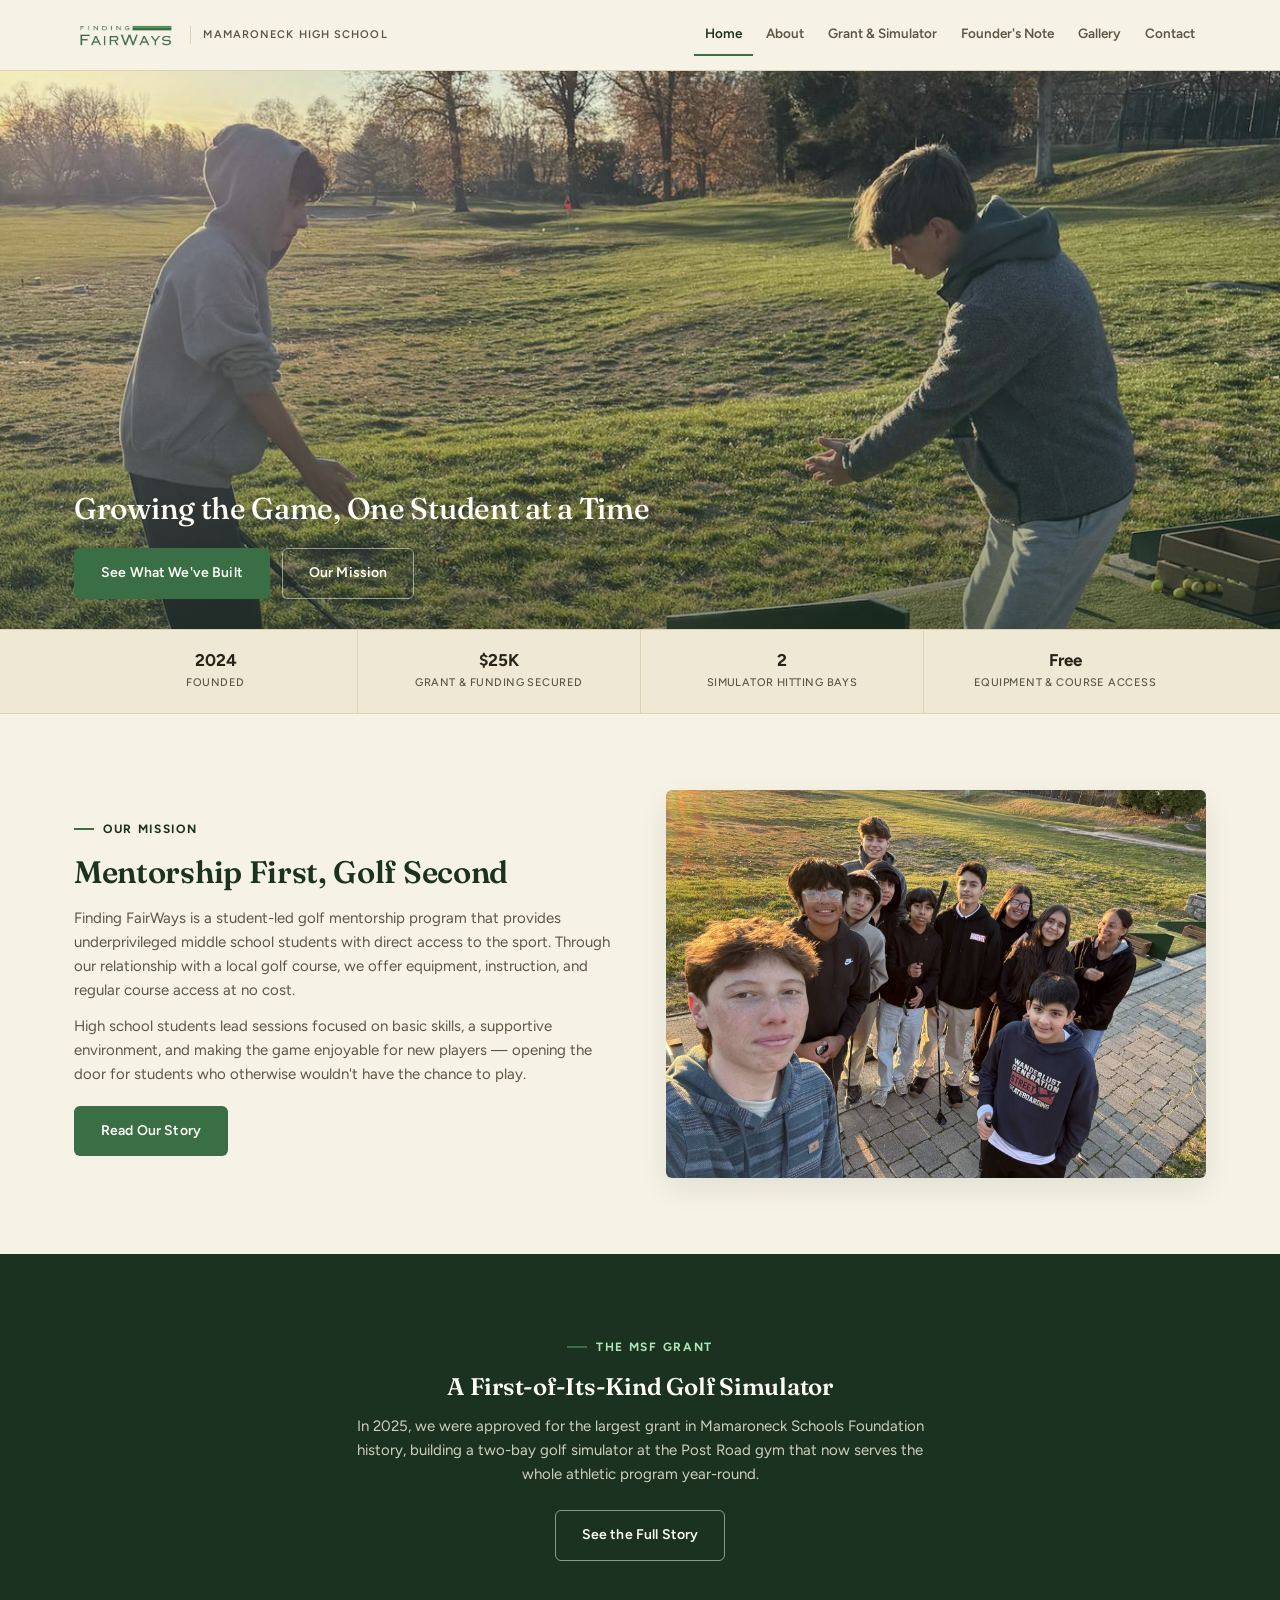
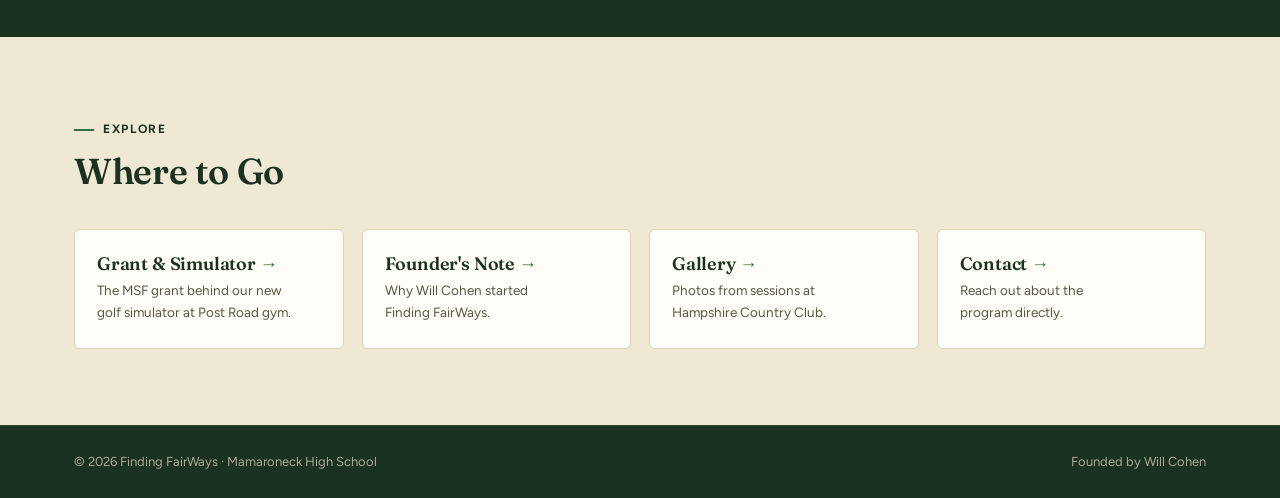
<file: index.html>
<!DOCTYPE html>
<html lang="en">
<head>
<meta charset="UTF-8" />
<meta name="viewport" content="width=device-width, initial-scale=1.0" />
<title>Finding FairWays | Youth Golf Mentorship at Mamaroneck High School</title>
<meta name="description" content="Finding FairWays is a student-led golf mentorship program giving underprivileged middle schoolers free equipment, instruction, and course access, mentored by MHS varsity golfers." />
<link rel="icon" href="assets/img/logo/finding-fairways-logo-green.png" />
<link rel="preconnect" href="https://fonts.googleapis.com" />
<link rel="preconnect" href="https://fonts.gstatic.com" crossorigin />
<link href="https://fonts.googleapis.com/css2?family=Fraunces:ital,wght@0,500;0,600;0,700;1,500;1,600&family=Figtree:wght@400;500;600;700&display=swap" rel="stylesheet" />
<link rel="stylesheet" href="css/styles.css?v=2" />
</head>
<body>

<header class="site-header">
  <nav class="nav">
    <a href="index.html" class="nav-brand">
      <img src="assets/img/logo/finding-fairways-logo-transparent.png" alt="Finding FairWays" class="nav-logo" />
      <span class="nav-brand-sub">Mamaroneck High School</span>
    </a>
    <ul class="nav-links" id="navLinks">
      <li><a href="index.html">Home</a></li>
      <li><a href="about.html">About</a></li>
      <li><a href="grant-simulator.html">Grant &amp; Simulator</a></li>
      <li><a href="founders-note.html">Founder's Note</a></li>
      <li><a href="gallery.html">Gallery</a></li>
      <li><a href="contact.html">Contact</a></li>
    </ul>
    <button class="nav-toggle" id="navToggle" aria-label="Toggle menu">
      <span></span><span></span><span></span>
    </button>
  </nav>
</header>

<main>

  <!-- HERO -->
  <section class="hero" id="hero">
    <div id="heroSlides"></div>
    <div class="hero-caption">
      <div class="wrap">
        <h1 class="hero-h1">Growing the Game, One Student at a Time</h1>
        <div class="hero-actions">
          <a href="grant-simulator.html" class="btn btn--primary">See What We've Built</a>
          <a href="about.html" class="btn btn--outline">Our Mission</a>
        </div>
      </div>
    </div>
    <div class="hero-dots" id="heroDots"></div>
  </section>

  <!-- STATS -->
  <section class="stats-bar">
    <div class="wrap">
      <div class="stats-grid">
        <div class="stat-card">
          <div class="stat-number">2024</div>
          <div class="stat-label">Founded</div>
        </div>
        <div class="stat-card">
          <div class="stat-number">$25K</div>
          <div class="stat-label">Grant &amp; Funding Secured</div>
        </div>
        <div class="stat-card">
          <div class="stat-number">2</div>
          <div class="stat-label">Simulator Hitting Bays</div>
        </div>
        <div class="stat-card">
          <div class="stat-number">Free</div>
          <div class="stat-label">Equipment &amp; Course Access</div>
        </div>
      </div>
    </div>
  </section>

  <!-- MISSION -->
  <section class="section">
    <div class="wrap">
      <div class="split">
        <div class="split-copy">
          <span class="tag">Our Mission</span>
          <h2 style="margin-top:16px;">Mentorship First, Golf Second</h2>
          <p>Finding FairWays is a student-led golf mentorship program that provides underprivileged middle school students with direct access to the sport. Through our relationship with a local golf course, we offer equipment, instruction, and regular course access at no cost.</p>
          <p>High school students lead sessions focused on basic skills, a supportive environment, and making the game enjoyable for new players — opening the door for students who otherwise wouldn't have the chance to play.</p>
          <a href="about.html" class="btn btn--primary" style="margin-top:8px;">Read Our Story</a>
        </div>
        <div class="split-media">
          <img src="assets/img/photos/group-team.jpg" alt="Finding FairWays student mentors at the driving range" />
        </div>
      </div>
    </div>
  </section>

  <!-- WHAT WE'VE BUILT -->
  <section class="section section--panel">
    <div class="wrap" style="text-align:center;">
      <span class="tag tag--on-dark" style="justify-content:center;">The MSF Grant</span>
      <h2 style="margin-top:16px;">A First-of-Its-Kind Golf Simulator</h2>
      <p style="color:#cfd0bd; max-width:600px; margin:14px auto 0; font-size:15px;">In 2025, we were approved for the largest grant in Mamaroneck Schools Foundation history, building a two-bay golf simulator at the Post Road gym that now serves the whole athletic program year-round.</p>
      <div style="margin-top:24px;">
        <a href="grant-simulator.html" class="btn btn--outline">See the Full Story</a>
      </div>
    </div>
  </section>

  <!-- QUICK LINKS -->
  <section class="section section--deep">
    <div class="wrap">
      <div class="section-head">
        <div>
          <span class="tag">Explore</span>
          <h2>Where to Go</h2>
        </div>
      </div>
      <div class="card-grid">
        <a class="card" href="grant-simulator.html">
          <h3>Grant &amp; Simulator <span class="arrow">→</span></h3>
          <p>The MSF grant behind our new golf simulator at Post Road gym.</p>
        </a>
        <a class="card" href="founders-note.html">
          <h3>Founder's Note <span class="arrow">→</span></h3>
          <p>Why Will Cohen started Finding FairWays.</p>
        </a>
        <a class="card" href="gallery.html">
          <h3>Gallery <span class="arrow">→</span></h3>
          <p>Photos from sessions at Hampshire Country Club.</p>
        </a>
        <a class="card" href="contact.html">
          <h3>Contact <span class="arrow">→</span></h3>
          <p>Reach out about the program directly.</p>
        </a>
      </div>
    </div>
  </section>

</main>

<footer class="site-footer">
  <div class="wrap footer-row">
    <span>&copy; <span id="year"></span> Finding FairWays &middot; Mamaroneck High School</span>
    <span>Founded by Will Cohen</span>
  </div>
</footer>

<script>
  window.HERO_PHOTOS = [
    { src: "assets/img/gallery/ball-toss.jpg", position: "center 32%" }
  ];
</script>
<script src="js/main.js?v=2"></script>
</body>
</html>
</file>
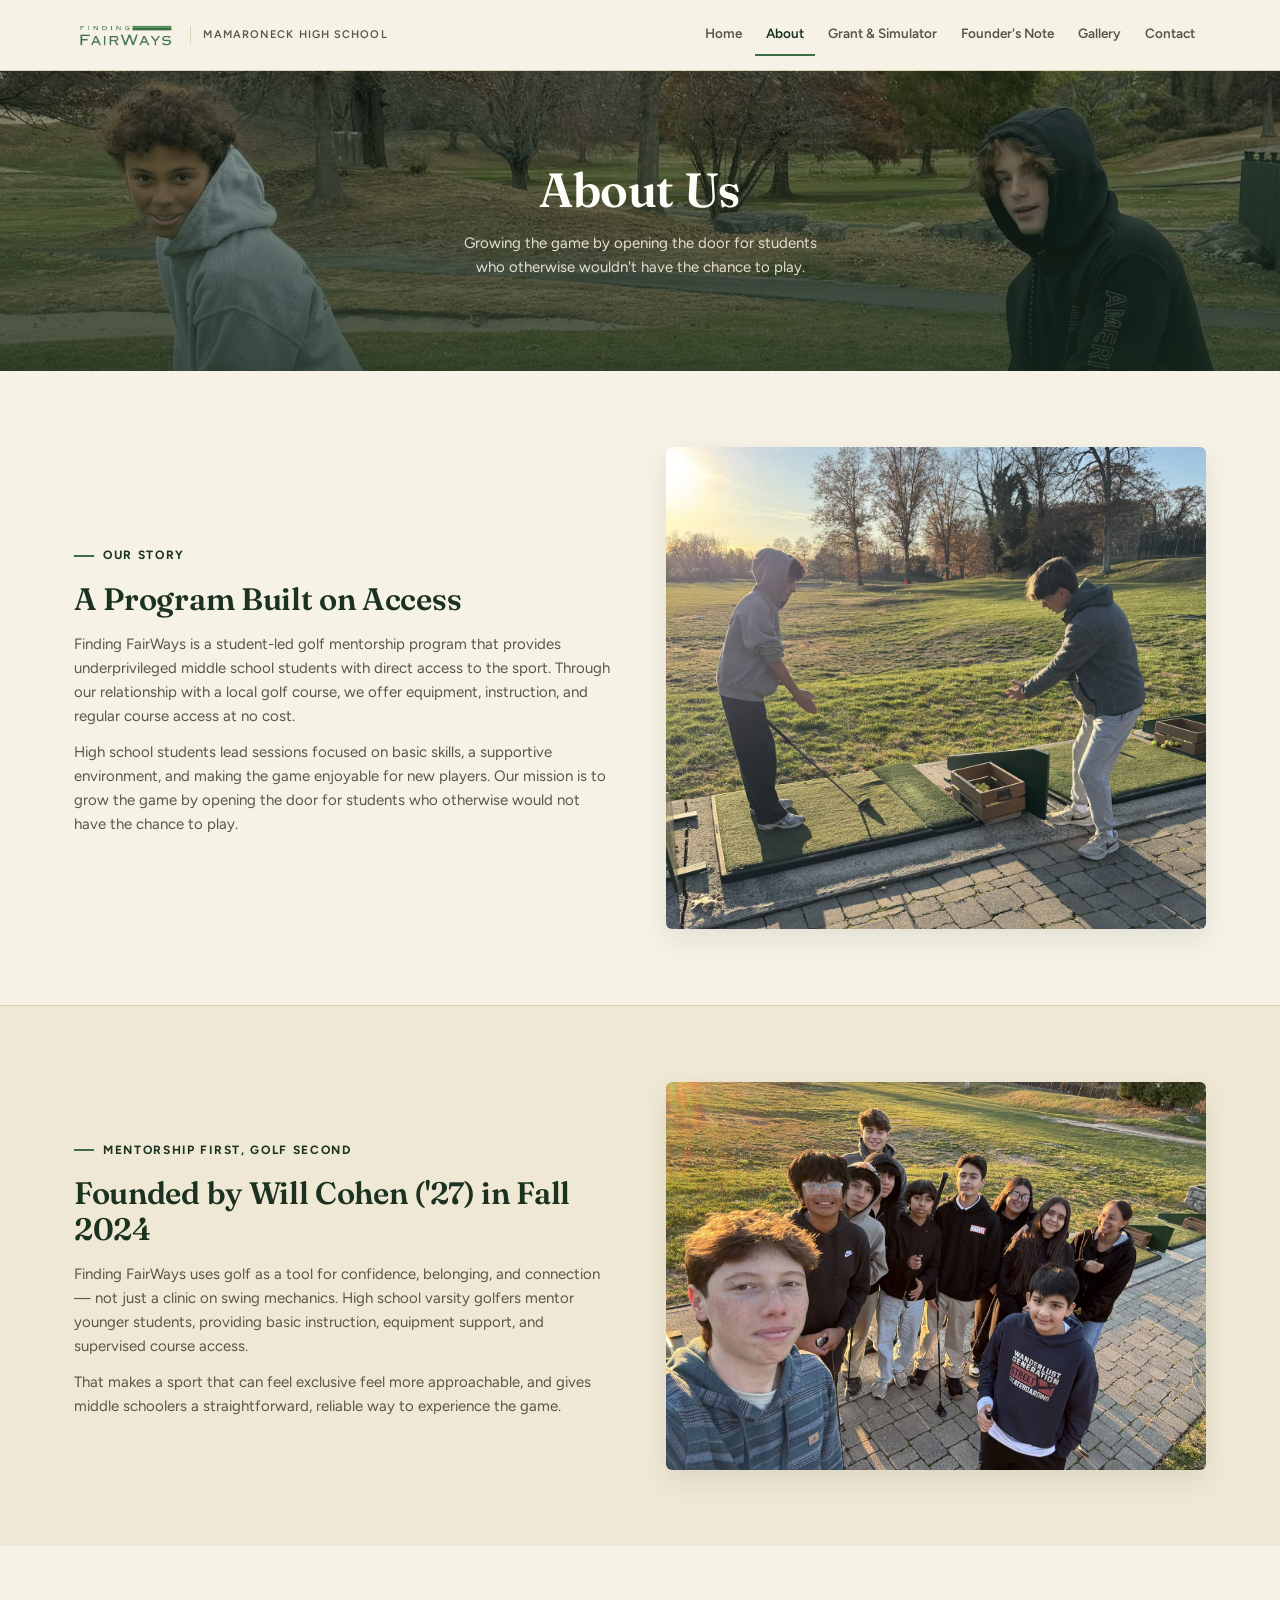
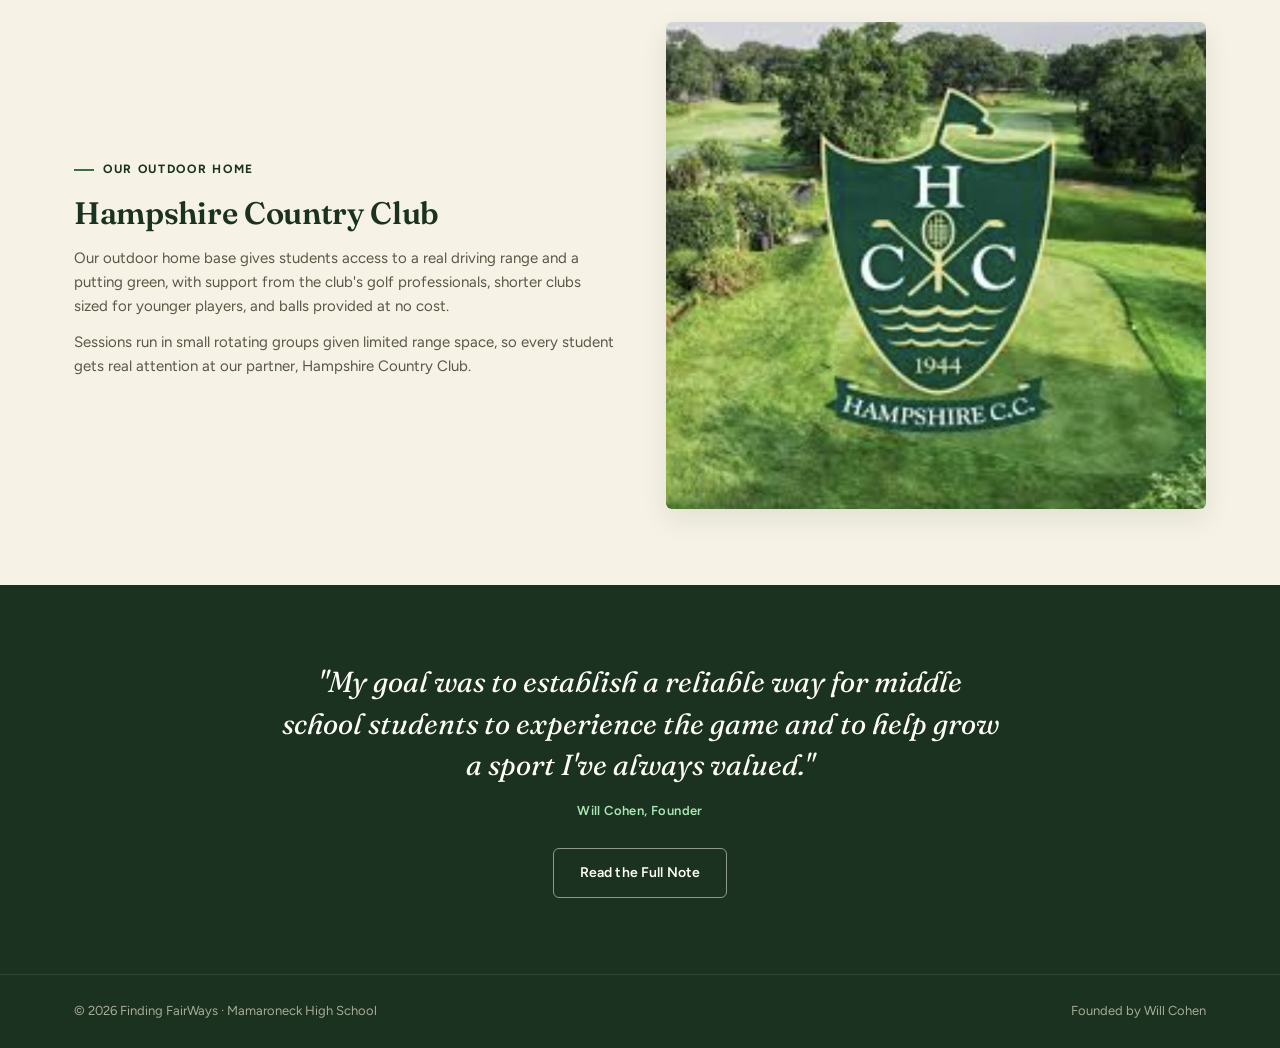
<file: about.html>
<!DOCTYPE html>
<html lang="en">
<head>
<meta charset="UTF-8" />
<meta name="viewport" content="width=device-width, initial-scale=1.0" />
<title>About | Finding FairWays</title>
<meta name="description" content="Finding FairWays provides underprivileged middle school students with free golf equipment, instruction, and course access, mentored by MHS varsity golfers at Hampshire Country Club." />
<link rel="icon" href="assets/img/logo/finding-fairways-logo-green.png" />
<link rel="preconnect" href="https://fonts.googleapis.com" />
<link rel="preconnect" href="https://fonts.gstatic.com" crossorigin />
<link href="https://fonts.googleapis.com/css2?family=Fraunces:ital,wght@0,500;0,600;0,700;1,500;1,600&family=Figtree:wght@400;500;600;700&display=swap" rel="stylesheet" />
<link rel="stylesheet" href="css/styles.css?v=2" />
</head>
<body>

<header class="site-header">
  <nav class="nav">
    <a href="index.html" class="nav-brand">
      <img src="assets/img/logo/finding-fairways-logo-transparent.png" alt="Finding FairWays" class="nav-logo" />
      <span class="nav-brand-sub">Mamaroneck High School</span>
    </a>
    <ul class="nav-links" id="navLinks">
      <li><a href="index.html">Home</a></li>
      <li><a href="about.html">About</a></li>
      <li><a href="grant-simulator.html">Grant &amp; Simulator</a></li>
      <li><a href="founders-note.html">Founder's Note</a></li>
      <li><a href="gallery.html">Gallery</a></li>
      <li><a href="contact.html">Contact</a></li>
    </ul>
    <button class="nav-toggle" id="navToggle" aria-label="Toggle menu">
      <span></span><span></span><span></span>
    </button>
  </nav>
</header>

<main>

  <div class="page-header" style="background-image:url('assets/img/photos/putting-two.jpg'); background-position:center 15%;">
    <div class="page-header-overlay"></div>
    <div class="wrap">
      <h1>About Us</h1>
      <p>Growing the game by opening the door for students who otherwise wouldn't have the chance to play.</p>
    </div>
  </div>

  <section class="section">
    <div class="wrap">
      <div class="split">
        <div class="split-copy">
          <span class="tag">Our Story</span>
          <h2 style="margin-top:16px;">A Program Built on Access</h2>
          <p>Finding FairWays is a student-led golf mentorship program that provides underprivileged middle school students with direct access to the sport. Through our relationship with a local golf course, we offer equipment, instruction, and regular course access at no cost.</p>
          <p>High school students lead sessions focused on basic skills, a supportive environment, and making the game enjoyable for new players. Our mission is to grow the game by opening the door for students who otherwise would not have the chance to play.</p>
        </div>
        <div class="split-media">
          <img src="assets/img/gallery/ball-toss.jpg" alt="Mentor and student running a drill at the driving range" />
        </div>
      </div>
    </div>
  </section>

  <hr class="stitch" />

  <section class="section section--deep">
    <div class="wrap">
      <div class="split split-reverse">
        <div class="split-media">
          <img src="assets/img/photos/group-team.jpg" alt="Finding FairWays student mentors" />
        </div>
        <div class="split-copy">
          <span class="tag">Mentorship First, Golf Second</span>
          <h2 style="margin-top:16px;">Founded by Will Cohen ('27) in Fall 2024</h2>
          <p>Finding FairWays uses golf as a tool for confidence, belonging, and connection — not just a clinic on swing mechanics. High school varsity golfers mentor younger students, providing basic instruction, equipment support, and supervised course access.</p>
          <p>That makes a sport that can feel exclusive feel more approachable, and gives middle schoolers a straightforward, reliable way to experience the game.</p>
        </div>
      </div>
    </div>
  </section>

  <section class="section">
    <div class="wrap">
      <div class="split">
        <div class="split-copy">
          <span class="tag">Our Outdoor Home</span>
          <h2 style="margin-top:16px;">Hampshire Country Club</h2>
          <p>Our outdoor home base gives students access to a real driving range and a putting green, with support from the club's golf professionals, shorter clubs sized for younger players, and balls provided at no cost.</p>
          <p>Sessions run in small rotating groups given limited range space, so every student gets real attention at our partner, Hampshire Country Club.</p>
        </div>
        <div class="split-media">
          <img src="assets/img/photos/hampshire-crest.jpg" alt="Hampshire Country Club crest" />
        </div>
      </div>
    </div>
  </section>

  <section class="section section--panel">
    <div class="wrap" style="text-align:center;">
      <blockquote class="pull-quote pull-quote--center" style="max-width:720px; margin-left:auto; margin-right:auto;">
        <p style="color:var(--color-white);">"My goal was to establish a reliable way for middle school students to experience the game and to help grow a sport I've always valued."</p>
        <cite style="color:var(--color-brass-bright);">Will Cohen, Founder</cite>
      </blockquote>
      <div style="margin-top:26px;">
        <a href="founders-note.html" class="btn btn--outline">Read the Full Note</a>
      </div>
    </div>
  </section>

</main>

<footer class="site-footer">
  <div class="wrap footer-row">
    <span>&copy; <span id="year"></span> Finding FairWays &middot; Mamaroneck High School</span>
    <span>Founded by Will Cohen</span>
  </div>
</footer>

<script src="js/main.js?v=2"></script>
</body>
</html>
</file>
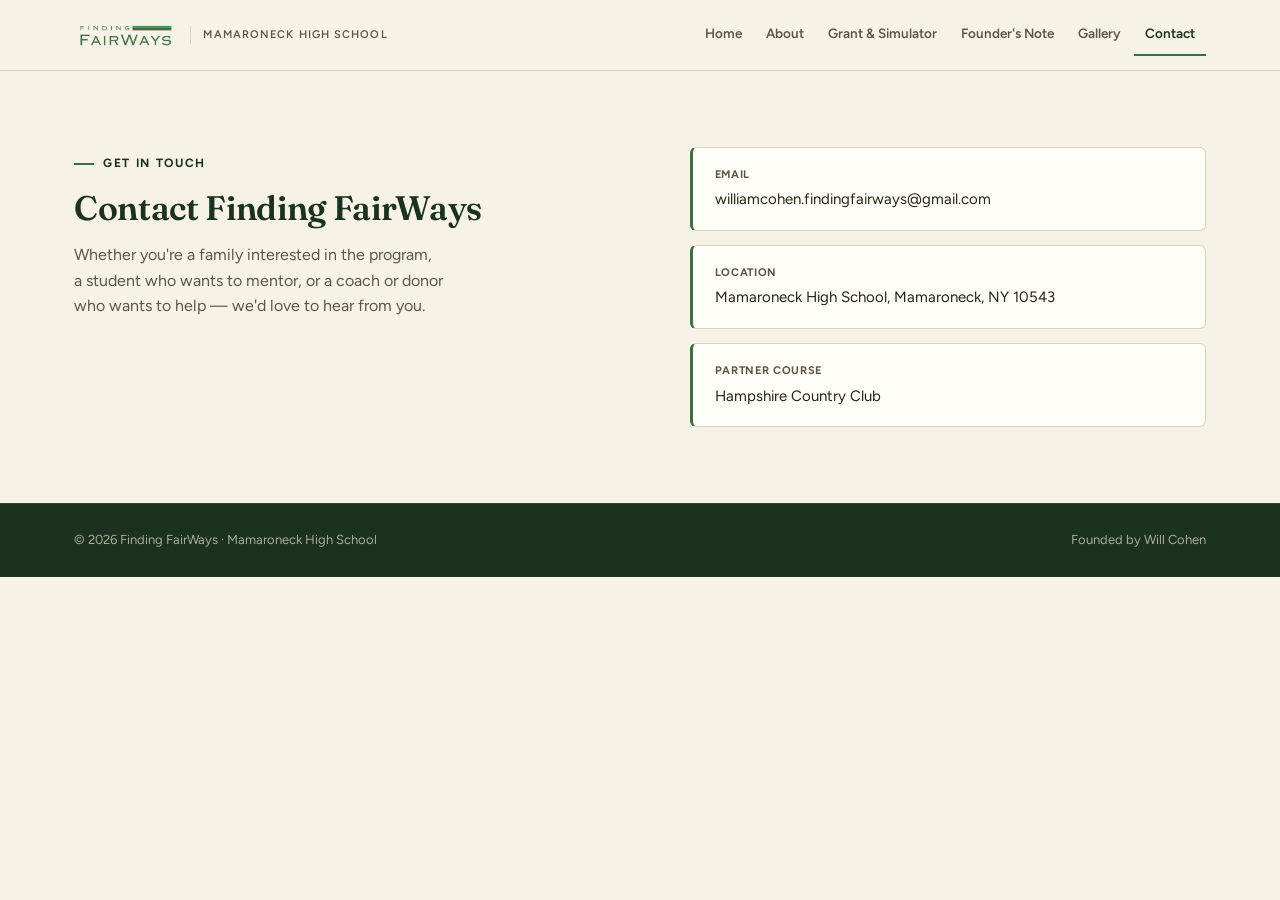
<file: contact.html>
<!DOCTYPE html>
<html lang="en">
<head>
<meta charset="UTF-8" />
<meta name="viewport" content="width=device-width, initial-scale=1.0" />
<title>Contact | Finding FairWays</title>
<meta name="description" content="Get in touch with Finding FairWays, a golf mentorship program at Mamaroneck High School partnered with Hampshire Country Club." />
<link rel="icon" href="assets/img/logo/finding-fairways-logo-green.png" />
<link rel="preconnect" href="https://fonts.googleapis.com" />
<link rel="preconnect" href="https://fonts.gstatic.com" crossorigin />
<link href="https://fonts.googleapis.com/css2?family=Fraunces:ital,wght@0,500;0,600;0,700;1,500;1,600&family=Figtree:wght@400;500;600;700&display=swap" rel="stylesheet" />
<link rel="stylesheet" href="css/styles.css?v=2" />
</head>
<body>

<header class="site-header">
  <nav class="nav">
    <a href="index.html" class="nav-brand">
      <img src="assets/img/logo/finding-fairways-logo-transparent.png" alt="Finding FairWays" class="nav-logo" />
      <span class="nav-brand-sub">Mamaroneck High School</span>
    </a>
    <ul class="nav-links" id="navLinks">
      <li><a href="index.html">Home</a></li>
      <li><a href="about.html">About</a></li>
      <li><a href="grant-simulator.html">Grant &amp; Simulator</a></li>
      <li><a href="founders-note.html">Founder's Note</a></li>
      <li><a href="gallery.html">Gallery</a></li>
      <li><a href="contact.html">Contact</a></li>
    </ul>
    <button class="nav-toggle" id="navToggle" aria-label="Toggle menu">
      <span></span><span></span><span></span>
    </button>
  </nav>
</header>

<main>

  <section class="section">
    <div class="wrap">
      <div class="contact-grid">
        <div>
          <span class="tag">Get in Touch</span>
          <h2 style="margin-top:16px;">Contact Finding FairWays</h2>
          <p>Whether you're a family interested in the program, a student who wants to mentor, or a coach or donor who wants to help — we'd love to hear from you.</p>
        </div>
        <div class="contact-links">
          <a class="contact-link" href="mailto:williamcohen.findingfairways@gmail.com">
            <span class="label">Email</span>
            <span class="value">williamcohen.findingfairways@gmail.com</span>
          </a>
          <div class="contact-link">
            <span class="label">Location</span>
            <span class="value">Mamaroneck High School, Mamaroneck, NY 10543</span>
          </div>
          <div class="contact-link">
            <span class="label">Partner Course</span>
            <span class="value">Hampshire Country Club</span>
          </div>
        </div>
      </div>
    </div>
  </section>

</main>

<footer class="site-footer">
  <div class="wrap footer-row">
    <span>&copy; <span id="year"></span> Finding FairWays &middot; Mamaroneck High School</span>
    <span>Founded by Will Cohen</span>
  </div>
</footer>

<script src="js/main.js?v=2"></script>
</body>
</html>
</file>
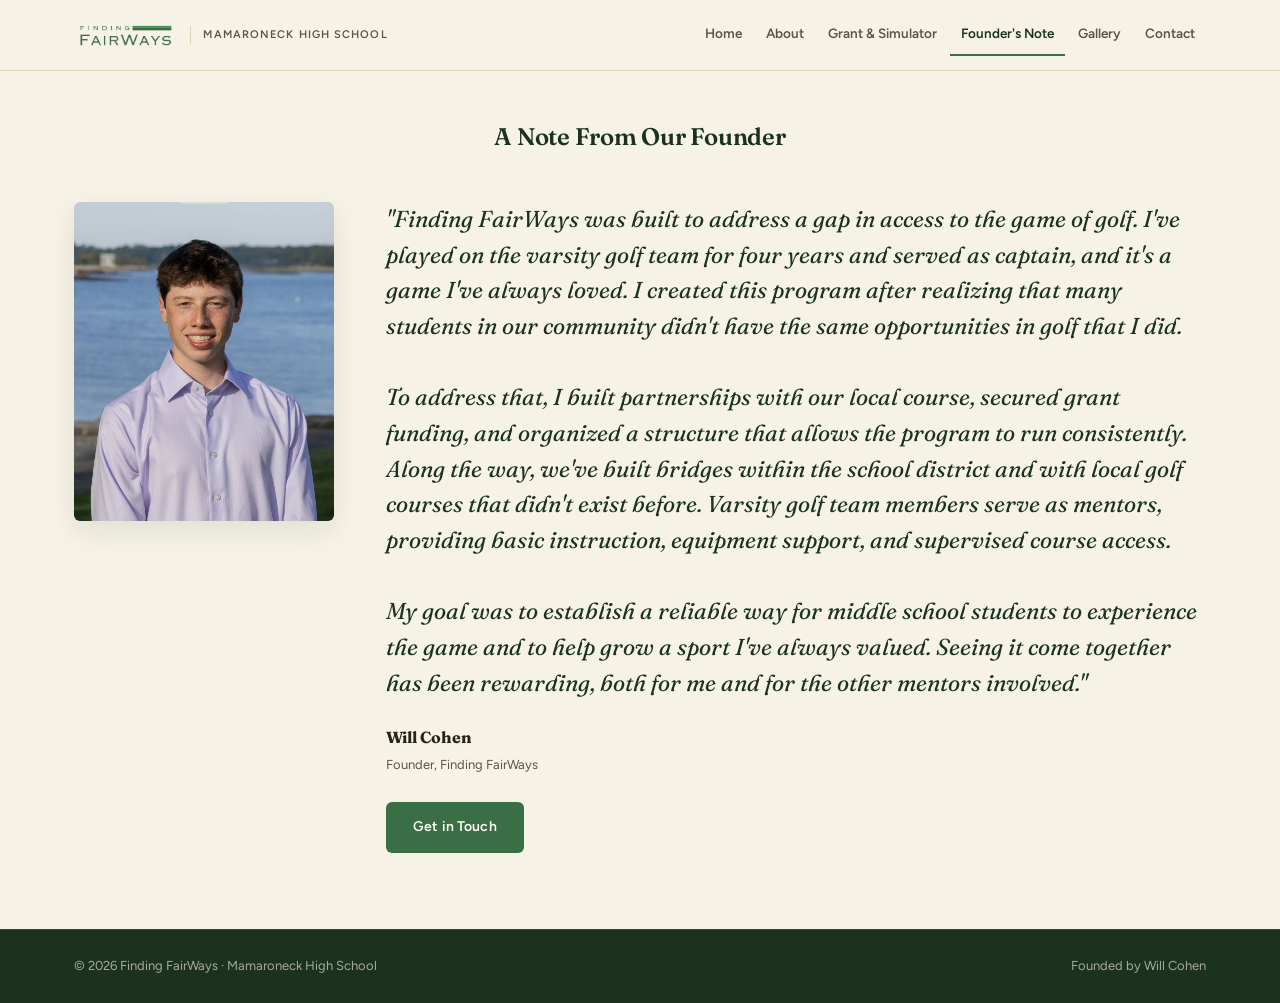
<file: founders-note.html>
<!DOCTYPE html>
<html lang="en">
<head>
<meta charset="UTF-8" />
<meta name="viewport" content="width=device-width, initial-scale=1.0" />
<title>Founder's Note | Finding FairWays</title>
<meta name="description" content="A note from Will Cohen, founder of Finding FairWays, on why he built a golf mentorship program for underprivileged middle schoolers at Mamaroneck." />
<link rel="icon" href="assets/img/logo/finding-fairways-logo-green.png" />
<link rel="preconnect" href="https://fonts.googleapis.com" />
<link rel="preconnect" href="https://fonts.gstatic.com" crossorigin />
<link href="https://fonts.googleapis.com/css2?family=Fraunces:ital,wght@0,500;0,600;0,700;1,500;1,600&family=Figtree:wght@400;500;600;700&display=swap" rel="stylesheet" />
<link rel="stylesheet" href="css/styles.css?v=2" />
</head>
<body>

<header class="site-header">
  <nav class="nav">
    <a href="index.html" class="nav-brand">
      <img src="assets/img/logo/finding-fairways-logo-transparent.png" alt="Finding FairWays" class="nav-logo" />
      <span class="nav-brand-sub">Mamaroneck High School</span>
    </a>
    <ul class="nav-links" id="navLinks">
      <li><a href="index.html">Home</a></li>
      <li><a href="about.html">About</a></li>
      <li><a href="grant-simulator.html">Grant &amp; Simulator</a></li>
      <li><a href="founders-note.html">Founder's Note</a></li>
      <li><a href="gallery.html">Gallery</a></li>
      <li><a href="contact.html">Contact</a></li>
    </ul>
    <button class="nav-toggle" id="navToggle" aria-label="Toggle menu">
      <span></span><span></span><span></span>
    </button>
  </nav>
</header>

<main>

  <section class="section section--tight">
    <div class="wrap" style="text-align:center;">
      <h1>A Note From Our Founder</h1>
    </div>
  </section>

  <section class="section" style="padding-top:0;">
    <div class="wrap">
      <div class="founder-wrap">
        <div class="founder-portrait">
          <img src="assets/img/photos/founder-portrait.jpg" alt="Will Cohen, Founder of Finding FairWays" />
        </div>
        <div class="founder-copy">
          <blockquote>
            "Finding FairWays was built to address a gap in access to the game of golf. I've played on the varsity golf team for four years and served as captain, and it's a game I've always loved. I created this program after realizing that many students in our community didn't have the same opportunities in golf that I did.
            <br /><br />
            To address that, I built partnerships with our local course, secured grant funding, and organized a structure that allows the program to run consistently. Along the way, we've built bridges within the school district and with local golf courses that didn't exist before. Varsity golf team members serve as mentors, providing basic instruction, equipment support, and supervised course access.
            <br /><br />
            My goal was to establish a reliable way for middle school students to experience the game and to help grow a sport I've always valued. Seeing it come together has been rewarding, both for me and for the other mentors involved."
          </blockquote>
          <div class="signoff">
            <strong>Will Cohen</strong>
            <span>Founder, Finding FairWays</span>
          </div>
          <a href="contact.html" class="btn btn--primary" style="margin-top:26px;">Get in Touch</a>
        </div>
      </div>
    </div>
  </section>

</main>

<footer class="site-footer">
  <div class="wrap footer-row">
    <span>&copy; <span id="year"></span> Finding FairWays &middot; Mamaroneck High School</span>
    <span>Founded by Will Cohen</span>
  </div>
</footer>

<script src="js/main.js?v=2"></script>
</body>
</html>
</file>
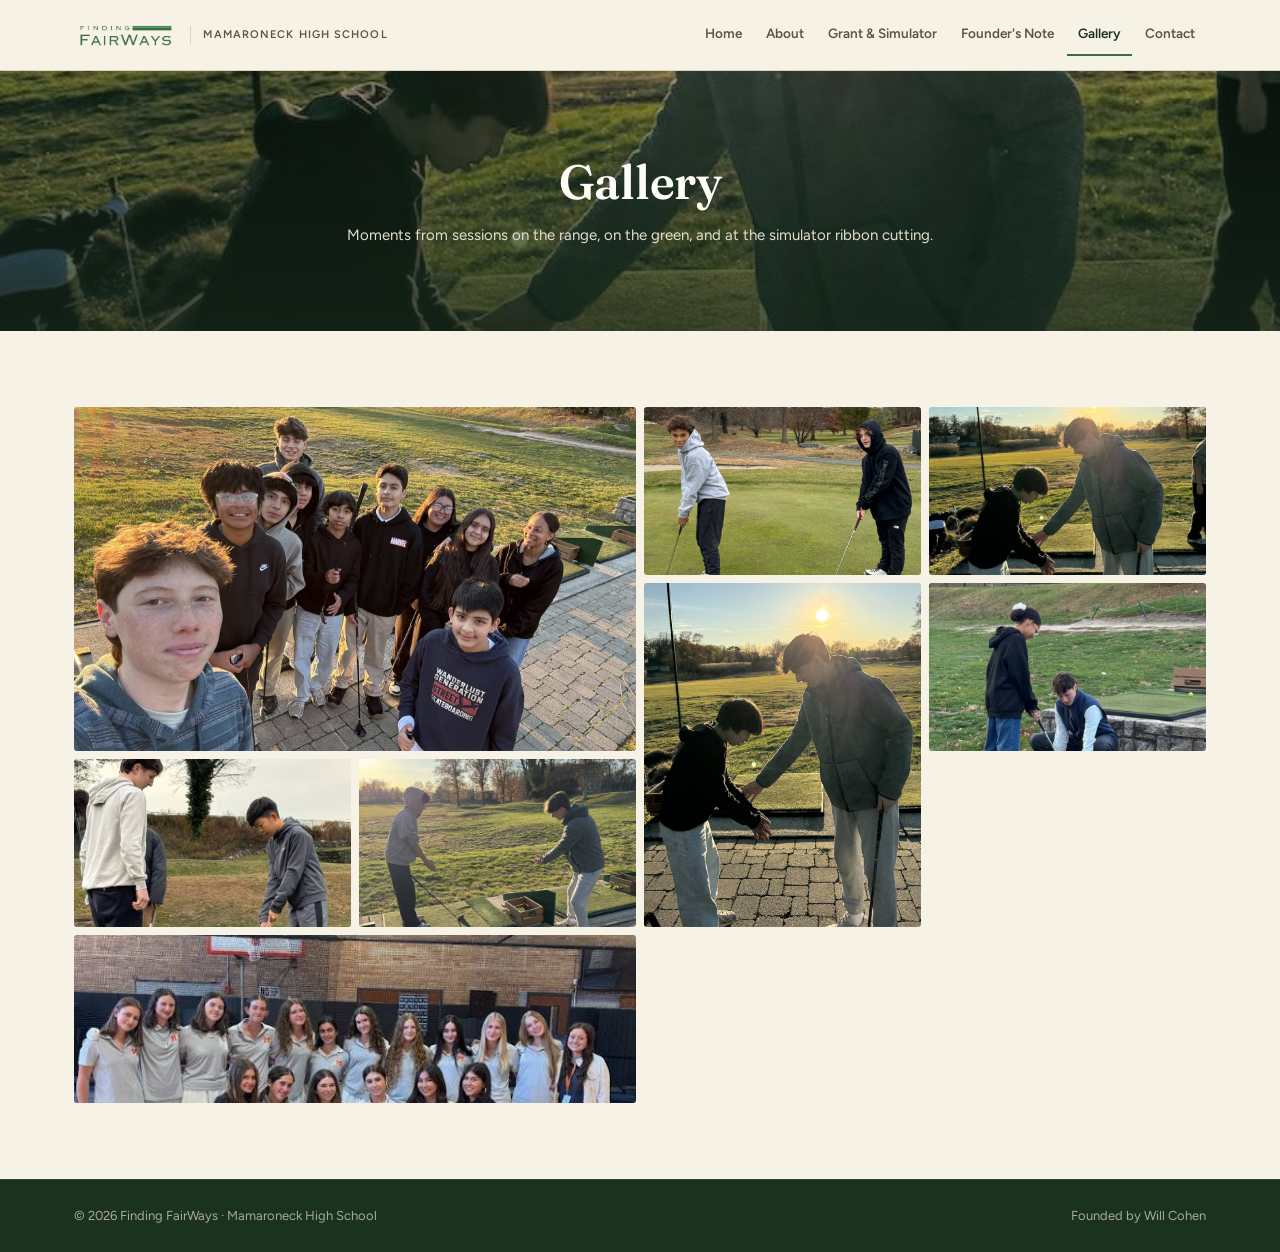
<file: gallery.html>
<!DOCTYPE html>
<html lang="en">
<head>
<meta charset="UTF-8" />
<meta name="viewport" content="width=device-width, initial-scale=1.0" />
<title>Gallery | Finding FairWays</title>
<meta name="description" content="Photos from Finding FairWays mentorship sessions at Hampshire Country Club and the golf simulator ribbon cutting at Mamaroneck High School." />
<link rel="icon" href="assets/img/logo/finding-fairways-logo-green.png" />
<link rel="preconnect" href="https://fonts.googleapis.com" />
<link rel="preconnect" href="https://fonts.gstatic.com" crossorigin />
<link href="https://fonts.googleapis.com/css2?family=Fraunces:ital,wght@0,500;0,600;0,700;1,500;1,600&family=Figtree:wght@400;500;600;700&display=swap" rel="stylesheet" />
<link rel="stylesheet" href="css/styles.css?v=2" />
</head>
<body>

<header class="site-header">
  <nav class="nav">
    <a href="index.html" class="nav-brand">
      <img src="assets/img/logo/finding-fairways-logo-transparent.png" alt="Finding FairWays" class="nav-logo" />
      <span class="nav-brand-sub">Mamaroneck High School</span>
    </a>
    <ul class="nav-links" id="navLinks">
      <li><a href="index.html">Home</a></li>
      <li><a href="about.html">About</a></li>
      <li><a href="grant-simulator.html">Grant &amp; Simulator</a></li>
      <li><a href="founders-note.html">Founder's Note</a></li>
      <li><a href="gallery.html">Gallery</a></li>
      <li><a href="contact.html">Contact</a></li>
    </ul>
    <button class="nav-toggle" id="navToggle" aria-label="Toggle menu">
      <span></span><span></span><span></span>
    </button>
  </nav>
</header>

<main>

  <div class="page-header" style="background-image:url('assets/img/gallery/sunset-handshake.jpg'); min-height:260px;">
    <div class="page-header-overlay"></div>
    <div class="wrap">
      <h1>Gallery</h1>
      <p>Moments from sessions on the range, on the green, and at the simulator ribbon cutting.</p>
    </div>
  </div>

  <section class="section">
    <div class="wrap">
      <div class="gallery-grid">
        <img class="wide tall" src="assets/img/photos/group-team.jpg" alt="Finding FairWays student mentors" data-lightbox="assets/img/photos/group-team.jpg" />
        <img src="assets/img/photos/putting-two.jpg" alt="Two students putting" data-lightbox="assets/img/photos/putting-two.jpg" />
        <img src="assets/img/gallery/sunset-handshake.jpg" alt="Mentor and student at the driving range at sunset" data-lightbox="assets/img/gallery/sunset-handshake.jpg" />
        <img class="tall" src="assets/img/photos/sunset-mentor.jpg" alt="Mentor working with a student at sunset" data-lightbox="assets/img/photos/sunset-mentor.jpg" />
        <img src="assets/img/gallery/putting-lesson.jpg" alt="Mentor giving a putting lesson" data-lightbox="assets/img/gallery/putting-lesson.jpg" />
        <img src="assets/img/gallery/bunker-lesson.jpg" alt="Students practicing bunker shots" data-lightbox="assets/img/gallery/bunker-lesson.jpg" />
        <img class="wide" src="assets/img/gallery/ribbon-cutting-team.jpg" alt="Girls varsity golf team at the simulator ribbon cutting" data-lightbox="assets/img/gallery/ribbon-cutting-team.jpg" />
        <img src="assets/img/gallery/ball-toss.jpg" alt="Mentor and student running a drill" data-lightbox="assets/img/gallery/ball-toss.jpg" />
      </div>
    </div>
  </section>

</main>

<footer class="site-footer">
  <div class="wrap footer-row">
    <span>&copy; <span id="year"></span> Finding FairWays &middot; Mamaroneck High School</span>
    <span>Founded by Will Cohen</span>
  </div>
</footer>

<script src="js/main.js?v=2"></script>
</body>
</html>
</file>
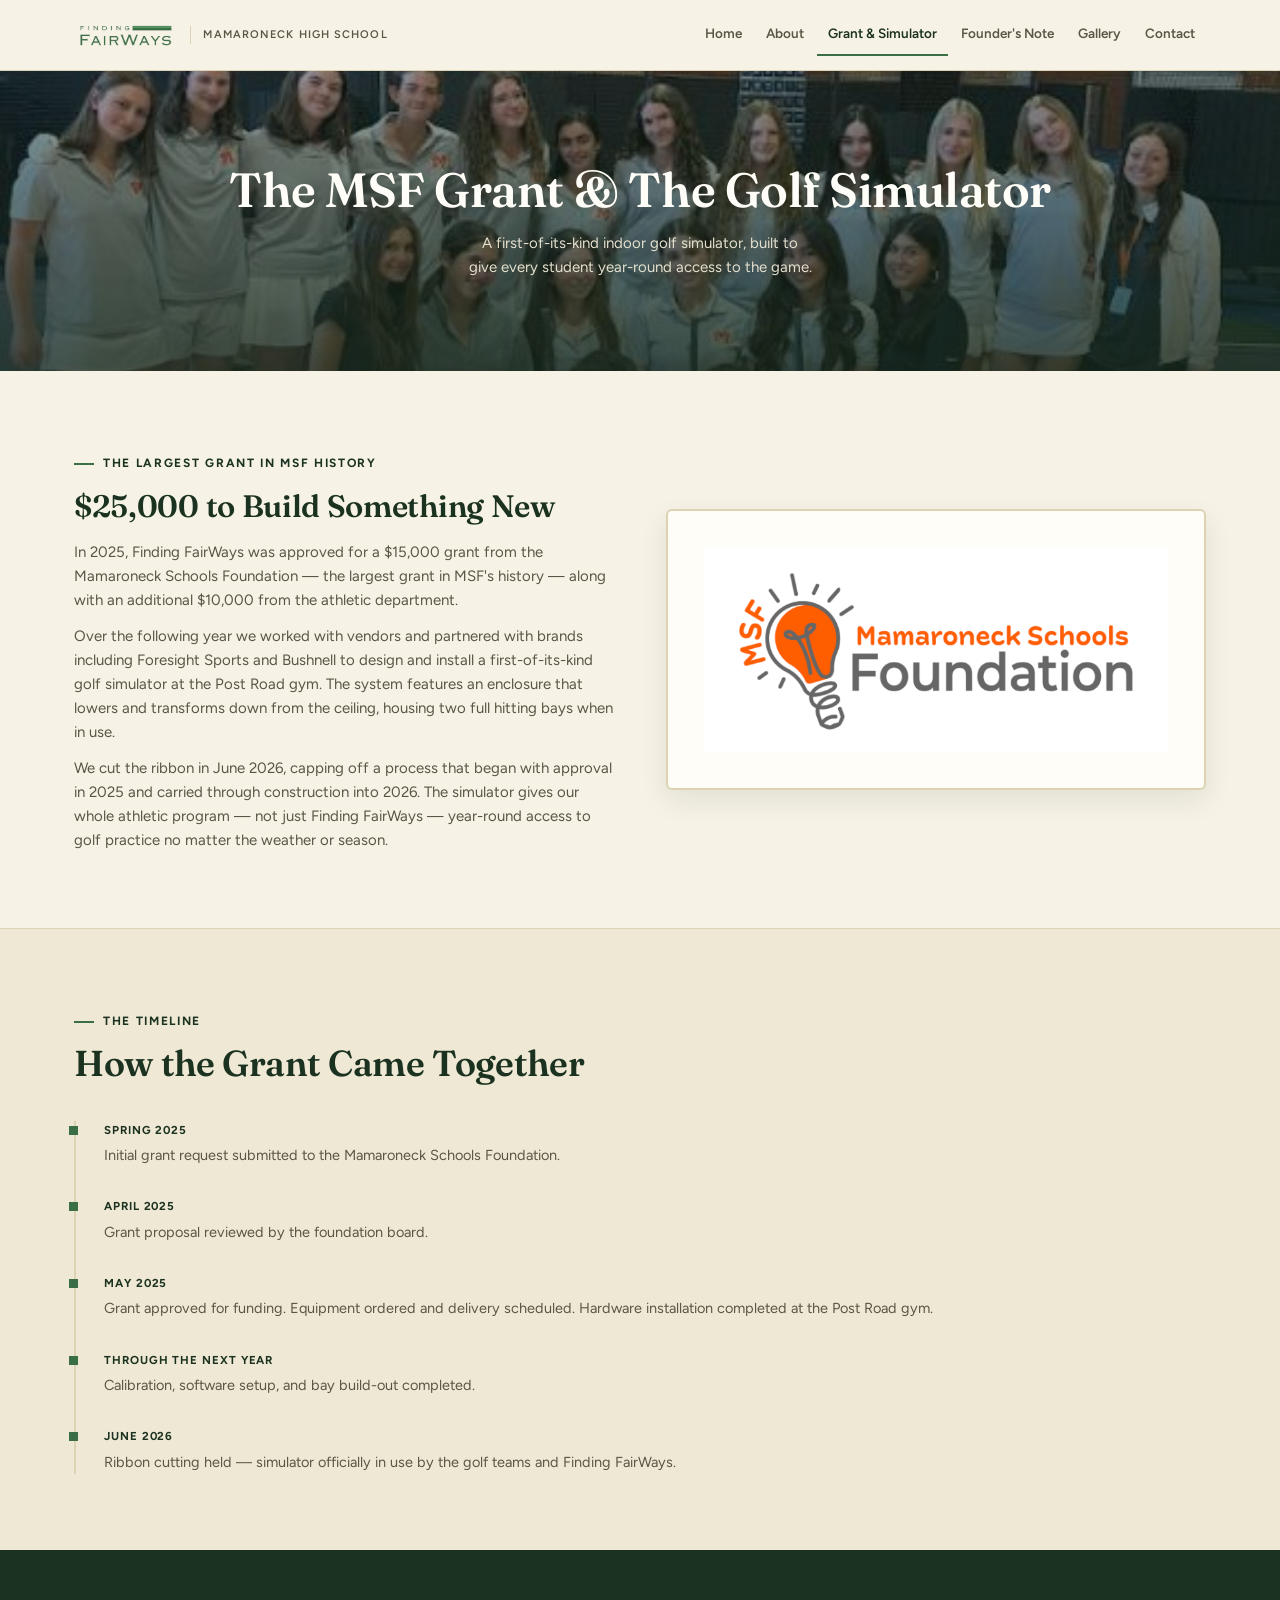
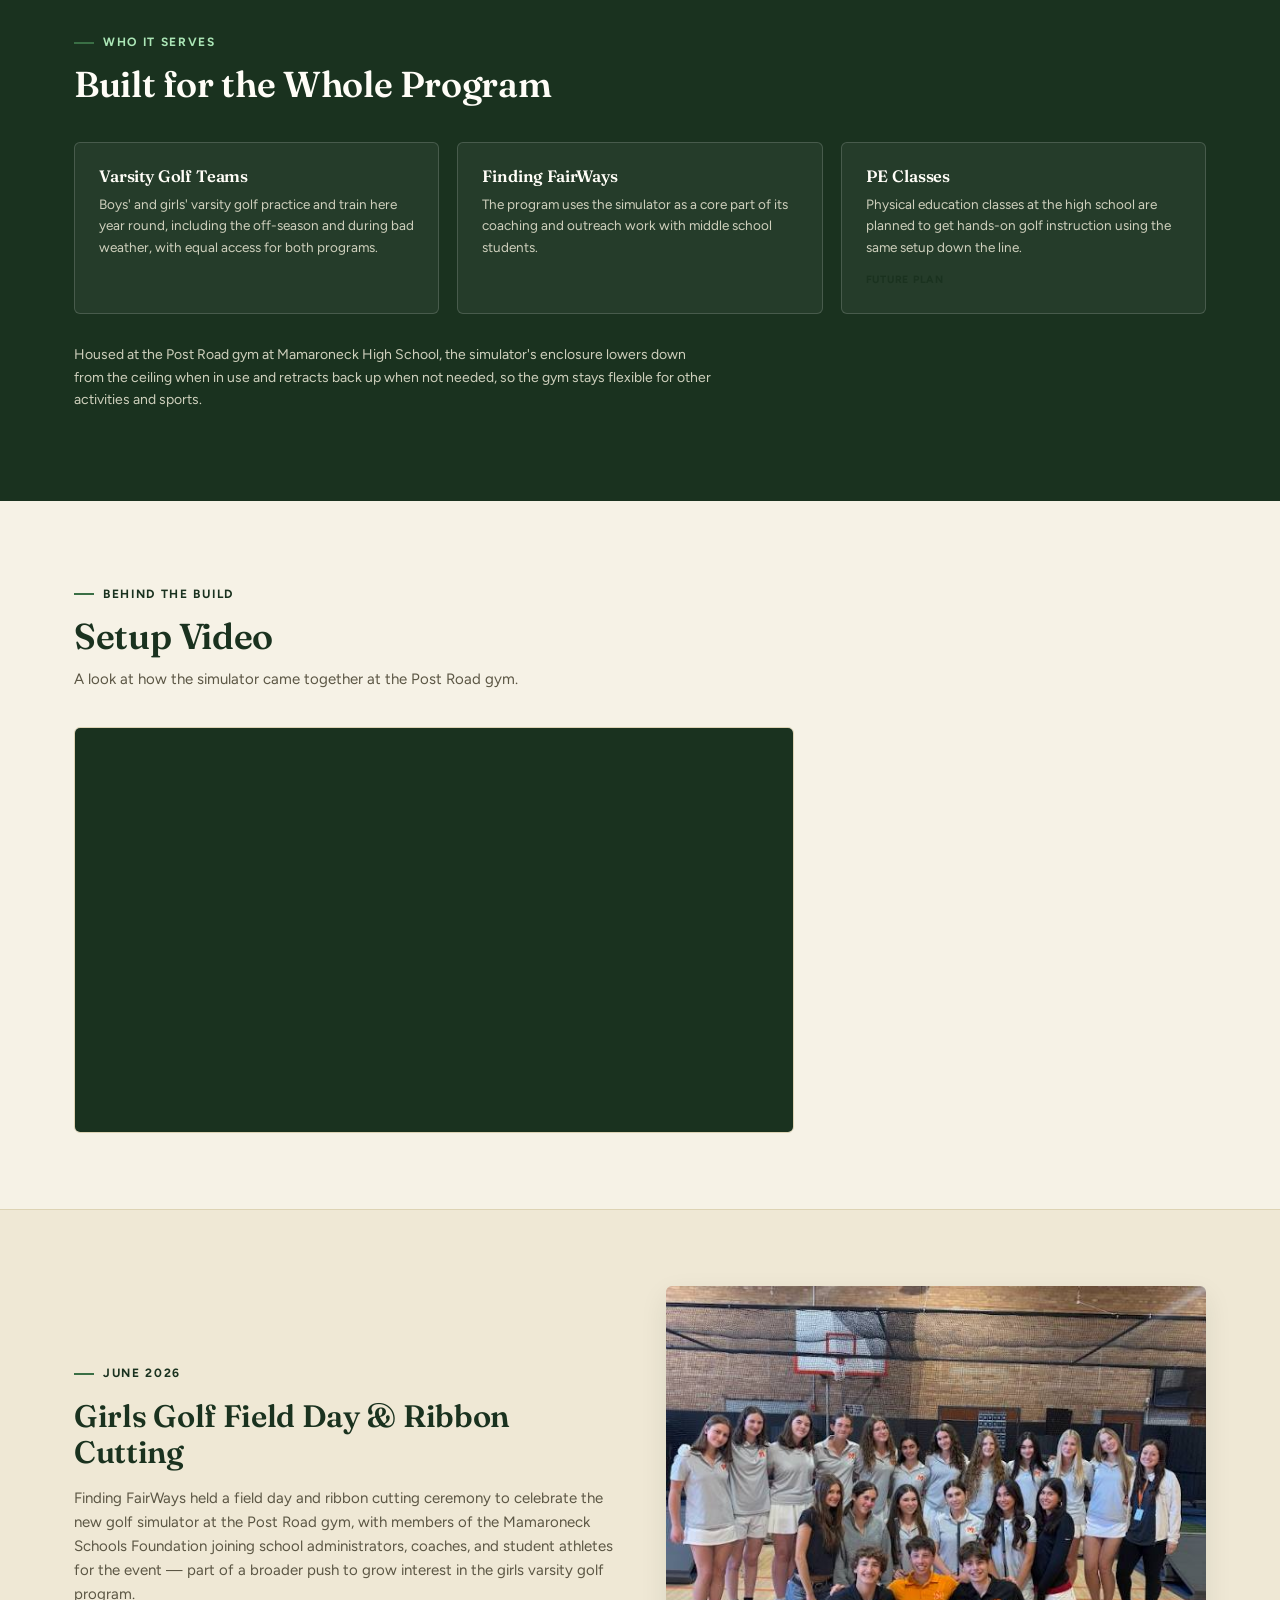
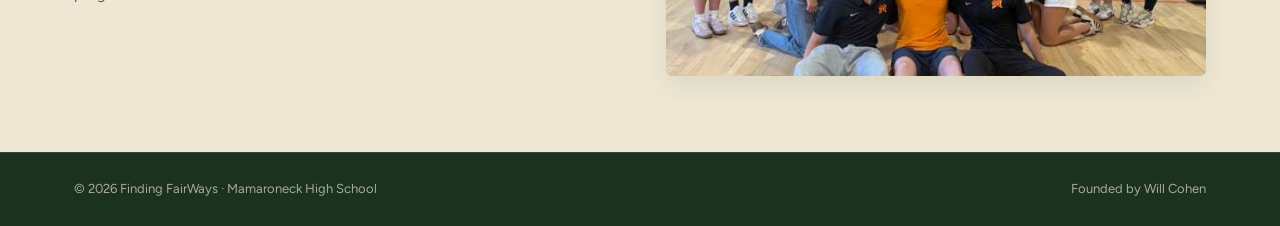
<file: grant-simulator.html>
<!DOCTYPE html>
<html lang="en">
<head>
<meta charset="UTF-8" />
<meta name="viewport" content="width=device-width, initial-scale=1.0" />
<title>Grant &amp; Simulator | Finding FairWays</title>
<meta name="description" content="In 2025, Finding FairWays was approved for a $15,000 grant from the Mamaroneck Schools Foundation to build a first-of-its-kind golf simulator at Mamaroneck High School." />
<link rel="icon" href="assets/img/logo/finding-fairways-logo-green.png" />
<link rel="preconnect" href="https://fonts.googleapis.com" />
<link rel="preconnect" href="https://fonts.gstatic.com" crossorigin />
<link href="https://fonts.googleapis.com/css2?family=Fraunces:ital,wght@0,500;0,600;0,700;1,500;1,600&family=Figtree:wght@400;500;600;700&display=swap" rel="stylesheet" />
<link rel="stylesheet" href="css/styles.css?v=2" />
</head>
<body>

<header class="site-header">
  <nav class="nav">
    <a href="index.html" class="nav-brand">
      <img src="assets/img/logo/finding-fairways-logo-transparent.png" alt="Finding FairWays" class="nav-logo" />
      <span class="nav-brand-sub">Mamaroneck High School</span>
    </a>
    <ul class="nav-links" id="navLinks">
      <li><a href="index.html">Home</a></li>
      <li><a href="about.html">About</a></li>
      <li><a href="grant-simulator.html">Grant &amp; Simulator</a></li>
      <li><a href="founders-note.html">Founder's Note</a></li>
      <li><a href="gallery.html">Gallery</a></li>
      <li><a href="contact.html">Contact</a></li>
    </ul>
    <button class="nav-toggle" id="navToggle" aria-label="Toggle menu">
      <span></span><span></span><span></span>
    </button>
  </nav>
</header>

<main>

  <div class="page-header" style="background-image:url('assets/img/gallery/ribbon-cutting-team.jpg')">
    <div class="page-header-overlay"></div>
    <div class="wrap">
      <h1>The MSF Grant &amp; The Golf Simulator</h1>
      <p>A first-of-its-kind indoor golf simulator, built to give every student year-round access to the game.</p>
    </div>
  </div>

  <section class="section">
    <div class="wrap">
      <div class="split">
        <div class="split-copy">
          <span class="tag">The Largest Grant in MSF History</span>
          <h2 style="margin-top:16px;">$25,000 to Build Something New</h2>
          <p>In 2025, Finding FairWays was approved for a $15,000 grant from the Mamaroneck Schools Foundation — the largest grant in MSF's history — along with an additional $10,000 from the athletic department.</p>
          <p>Over the following year we worked with vendors and partnered with brands including Foresight Sports and Bushnell to design and install a first-of-its-kind golf simulator at the Post Road gym. The system features an enclosure that lowers and transforms down from the ceiling, housing two full hitting bays when in use.</p>
          <p>We cut the ribbon in June 2026, capping off a process that began with approval in 2025 and carried through construction into 2026. The simulator gives our whole athletic program — not just Finding FairWays — year-round access to golf practice no matter the weather or season.</p>
        </div>
        <div class="split-media">
          <img src="assets/img/photos/msf-logo.png" alt="Mamaroneck Schools Foundation logo" style="background:var(--color-white); padding:36px; border:2px solid var(--color-line); border-radius:var(--radius);" />
        </div>
      </div>
    </div>
  </section>

  <hr class="stitch" />

  <section class="section section--deep">
    <div class="wrap">
      <div class="section-head">
        <div>
          <span class="tag">The Timeline</span>
          <h2>How the Grant Came Together</h2>
        </div>
      </div>
      <div class="trail">
        <div class="trail-item">
          <div class="trail-date">Spring 2025</div>
          <p>Initial grant request submitted to the Mamaroneck Schools Foundation.</p>
        </div>
        <div class="trail-item">
          <div class="trail-date">April 2025</div>
          <p>Grant proposal reviewed by the foundation board.</p>
        </div>
        <div class="trail-item">
          <div class="trail-date">May 2025</div>
          <p>Grant approved for funding. Equipment ordered and delivery scheduled. Hardware installation completed at the Post Road gym.</p>
        </div>
        <div class="trail-item">
          <div class="trail-date">Through the Next Year</div>
          <p>Calibration, software setup, and bay build-out completed.</p>
        </div>
        <div class="trail-item">
          <div class="trail-date">June 2026</div>
          <p>Ribbon cutting held — simulator officially in use by the golf teams and Finding FairWays.</p>
        </div>
      </div>
    </div>
  </section>

  <section class="section section--panel">
    <div class="wrap">
      <div class="section-head">
        <div>
          <span class="tag tag--on-dark">Who It Serves</span>
          <h2>Built for the Whole Program</h2>
        </div>
      </div>
      <div class="serves-grid">
        <div class="serves-card">
          <h3>Varsity Golf Teams</h3>
          <p>Boys' and girls' varsity golf practice and train here year round, including the off-season and during bad weather, with equal access for both programs.</p>
        </div>
        <div class="serves-card">
          <h3>Finding FairWays</h3>
          <p>The program uses the simulator as a core part of its coaching and outreach work with middle school students.</p>
        </div>
        <div class="serves-card">
          <h3>PE Classes</h3>
          <p>Physical education classes at the high school are planned to get hands-on golf instruction using the same setup down the line.</p>
          <span class="stamp">Future Plan</span>
        </div>
      </div>
      <p style="margin-top:30px; color:#cfd0bd; font-size:14px; max-width:640px;">Housed at the Post Road gym at Mamaroneck High School, the simulator's enclosure lowers down from the ceiling when in use and retracts back up when not needed, so the gym stays flexible for other activities and sports.</p>
    </div>
  </section>

  <section class="section">
    <div class="wrap">
      <div class="section-head">
        <div>
          <span class="tag">Behind the Build</span>
          <h2>Setup Video</h2>
          <p>A look at how the simulator came together at the Post Road gym.</p>
        </div>
      </div>
      <div class="video-panel" style="max-width:720px;">
        <div class="video-frame">
          <iframe src="https://www.youtube.com/embed/4gIxVG2vfVw" title="Finding FairWays golf simulator setup" allow="accelerometer; autoplay; clipboard-write; encrypted-media; gyroscope; picture-in-picture" allowfullscreen loading="lazy"></iframe>
        </div>
      </div>
    </div>
  </section>

  <hr class="stitch" />

  <section class="section section--deep">
    <div class="wrap">
      <div class="split">
        <div class="split-copy">
          <span class="tag">June 2026</span>
          <h2 style="margin-top:16px;">Girls Golf Field Day &amp; Ribbon Cutting</h2>
          <p>Finding FairWays held a field day and ribbon cutting ceremony to celebrate the new golf simulator at the Post Road gym, with members of the Mamaroneck Schools Foundation joining school administrators, coaches, and student athletes for the event — part of a broader push to grow interest in the girls varsity golf program.</p>
        </div>
        <div class="split-media">
          <img src="assets/img/gallery/ribbon-cutting-team.jpg" alt="Girls varsity golf team at the ribbon cutting ceremony" />
        </div>
      </div>
    </div>
  </section>

</main>

<footer class="site-footer">
  <div class="wrap footer-row">
    <span>&copy; <span id="year"></span> Finding FairWays &middot; Mamaroneck High School</span>
    <span>Founded by Will Cohen</span>
  </div>
</footer>

<script src="js/main.js?v=2"></script>
</body>
</html>
</file>
<file: css/styles.css>
/* ===== Finding FairWays — design system =====
   Distinct from the other MHS-family sites on purpose: warm parchment paper
   instead of white or cream-fintech, deep pine green + brass gold instead of
   orange, and a soft organic serif (Fraunces) instead of classic-editorial
   or blocky-display type. Restrained and institutional — solid rules, plain
   cards, no novelty iconography. */
:root {
  --color-paper: #f6f2e6;
  --color-paper-deep: #efe8d5;
  --color-white: #fffdf7;
  --color-ink: #262319;
  --color-ink-soft: #5b5644;
  --color-line: #ddd3b4;

  /* Sourced directly from the Finding FairWays logo file: #3a6f45 is the
     logo's main green, #abe6b6 / #7fcb8d are its accent-bar mint greens. */
  --color-pine: #3a6f45;
  --color-pine-deep: #1a321f;
  --color-pine-mid: #7fcb8d;
  --color-fern: #abe6b6;

  --color-brass: #3a6f45;
  --color-brass-deep: #1a321f;
  --color-brass-bright: #abe6b6;

  --font-display: "Fraunces", Georgia, "Times New Roman", serif;
  --font-body: "Figtree", -apple-system, BlinkMacSystemFont, "Segoe UI", sans-serif;

  --max-width: 1180px;
  --radius: 6px;
  --radius-sm: 3px;
  --shadow-soft: 0 10px 28px rgba(22, 40, 27, 0.09);
}

* { box-sizing: border-box; }
html { scroll-behavior: smooth; }

body {
  margin: 0;
  font-family: var(--font-body);
  color: var(--color-ink);
  background: var(--color-paper);
  line-height: 1.6;
  -webkit-font-smoothing: antialiased;
}

img { max-width: 100%; display: block; }
a { color: inherit; }

h1, h2, h3, h4 {
  font-family: var(--font-display);
  font-weight: 600;
  line-height: 1.15;
  margin: 0;
  letter-spacing: -0.01em;
  color: var(--color-pine-deep);
}

.wrap {
  max-width: var(--max-width);
  margin: 0 auto;
  padding: 0 24px;
}

/* ===== Eyebrow label ===== */
.tag {
  display: inline-flex;
  align-items: center;
  gap: 9px;
  font-family: var(--font-body);
  font-size: 12px;
  font-weight: 700;
  letter-spacing: 0.14em;
  text-transform: uppercase;
  color: var(--color-brass-deep);
}
.tag::before {
  content: "";
  width: 20px;
  height: 2px;
  background: var(--color-brass);
}
.tag--on-dark { color: var(--color-brass-bright); }

/* ===== Divider ===== */
.stitch {
  border: none;
  border-top: 1px solid var(--color-line);
  margin: 0;
}

.section { padding: 76px 0; }
.section--tight { padding: 52px 0; }
.section--deep { background: var(--color-paper-deep); }

.section-head {
  display: flex;
  align-items: flex-end;
  justify-content: space-between;
  gap: 24px;
  margin-bottom: 36px;
  flex-wrap: wrap;
}
.section-head h2 { font-size: clamp(26px, 3.2vw, 36px); margin-top: 12px; }
.section-head p {
  max-width: 480px;
  color: var(--color-ink-soft);
  margin: 10px 0 0;
  font-size: 15px;
}
.section-head p, .card p, .involve-card p, .contact-grid p {
  text-wrap: balance;
}

.btn {
  display: inline-flex;
  align-items: center;
  gap: 8px;
  padding: 13px 26px;
  border-radius: var(--radius);
  font-weight: 600;
  font-size: 14px;
  letter-spacing: 0.01em;
  text-decoration: none;
  border: 1.5px solid transparent;
  cursor: pointer;
  transition: opacity 0.15s ease, background 0.15s ease, color 0.15s ease, border-color 0.15s ease;
}
.btn:hover { opacity: 0.9; }
.btn--primary { background: var(--color-pine); color: var(--color-white); }
.btn--outline { background: transparent; border-color: rgba(255,255,255,0.5); color: var(--color-white); }
.btn--outline:hover { background: rgba(255,255,255,0.1); }
.btn--brass { background: var(--color-pine); color: var(--color-white); }
.btn--ghost { background: var(--color-white); border-color: var(--color-line); color: var(--color-pine-deep); }
.btn--sm { padding: 9px 18px; font-size: 13px; }

/* ===== Header / Nav ===== */
.site-header {
  position: sticky;
  top: 0;
  z-index: 50;
  background: rgba(246, 242, 230, 0.96);
  backdrop-filter: blur(6px);
  border-bottom: 1px solid var(--color-line);
}
.nav {
  display: flex;
  align-items: center;
  justify-content: space-between;
  padding: 14px 24px;
  max-width: var(--max-width);
  margin: 0 auto;
}
.nav-brand {
  display: flex;
  align-items: center;
  gap: 12px;
  text-decoration: none;
  color: var(--color-pine-deep);
}
.nav-logo {
  height: 40px;
  width: auto;
}
.nav-brand-sub {
  font-size: 11px;
  letter-spacing: 0.1em;
  text-transform: uppercase;
  color: var(--color-ink-soft);
  font-weight: 600;
  border-left: 1px solid var(--color-line);
  padding-left: 12px;
}

.nav-links {
  display: flex;
  gap: 2px;
  list-style: none;
  margin: 0;
  padding: 0;
}
.nav-links a {
  display: block;
  text-decoration: none;
  font-weight: 600;
  font-size: 13.5px;
  color: var(--color-ink-soft);
  padding: 9px 11px;
  border-bottom: 2px solid transparent;
}
.nav-links a:hover { color: var(--color-pine-deep); }
.nav-links a.is-active { color: var(--color-pine-deep); border-bottom-color: var(--color-brass); }

.nav-toggle {
  display: none;
  background: none;
  border: none;
  cursor: pointer;
  padding: 6px;
}
.nav-toggle span {
  display: block;
  width: 22px;
  height: 2px;
  background: var(--color-pine-deep);
  margin: 5px 0;
}

/* ===== Page header (sub-pages) ===== */
.page-header {
  position: relative;
  min-height: 300px;
  display: flex;
  align-items: center;
  justify-content: center;
  text-align: center;
  overflow: hidden;
  background-color: var(--color-pine-deep);
  background-size: cover;
  background-position: center;
  color: var(--color-white);
  padding: 44px 0;
}
.page-header-overlay {
  position: absolute;
  inset: 0;
  background: linear-gradient(180deg, rgba(22,40,27,0.4) 0%, rgba(22,40,27,0.68) 70%, rgba(22,40,27,0.78) 100%);
}
.page-header .wrap { position: relative; z-index: 1; }
.page-header h1 { font-size: clamp(32px, 4.4vw, 48px); color: var(--color-white); }
.page-header p {
  color: #e4e0cf;
  max-width: 600px;
  margin: 14px auto 0;
  font-size: 15px;
  text-wrap: balance;
}

/* ===== Home hero ===== */
.hero {
  position: relative;
  height: 62vh;
  min-height: 460px;
  max-height: 700px;
  overflow: hidden;
  background: var(--color-pine-deep);
}
.hero-slide {
  position: absolute;
  inset: 0;
  background-size: cover;
  background-position: center 38%;
  background-color: var(--color-pine-deep);
  opacity: 0;
  transition: opacity 1.2s ease;
}
.hero-slide.is-active { opacity: 1; }
.hero-slide::after {
  content: "";
  position: absolute;
  inset: 0;
  background: linear-gradient(180deg, rgba(22,40,27,0.05) 0%, rgba(22,40,27,0.18) 60%, rgba(22,40,27,0.48) 100%);
}

.hero-tag-row {
  position: absolute;
  top: 24px;
  left: 0;
  right: 0;
  z-index: 2;
}

.hero-caption {
  position: absolute;
  left: 0;
  right: 0;
  bottom: 0;
  padding: 30px 0 30px;
  z-index: 1;
}
.hero-caption h1.hero-h1 {
  font-size: clamp(20px, 2.4vw, 30px);
  font-weight: 500;
  color: var(--color-white);
  margin-top: 0;
  white-space: nowrap;
}
.hero-caption p {
  font-size: 15.5px;
  color: #e4e0cf;
  max-width: 540px;
  margin: 10px 0 0;
}
.hero-actions { display: flex; gap: 12px; flex-wrap: wrap; align-items: center; margin-top: 22px; }

.hero-dots {
  position: absolute;
  right: 24px;
  bottom: 26px;
  display: flex;
  gap: 7px;
  z-index: 2;
}
.hero-dots button {
  width: 7px;
  height: 7px;
  border-radius: 50%;
  border: none;
  padding: 0;
  background: rgba(255,255,255,0.4);
  cursor: pointer;
}
.hero-dots button.is-active { background: var(--color-brass-bright); }

@media (max-width: 700px) {
  .hero { height: 72vh; }
  .hero-dots { right: 16px; }
  .hero-caption h1.hero-h1 { white-space: normal; }
}

/* ===== Stats bar ===== */
.stats-bar {
  background: var(--color-paper-deep);
  border-top: 1px solid var(--color-line);
  border-bottom: 1px solid var(--color-line);
}
.stats-grid {
  display: grid;
  grid-template-columns: repeat(4, 1fr);
}
.stat-card {
  padding: 22px 24px;
  text-align: center;
  border-left: 1px solid var(--color-line);
}
.stat-card:first-child { border-left: none; }
.stat-number {
  font-family: var(--font-body);
  font-size: 17px;
  font-weight: 700;
  letter-spacing: 0;
  color: var(--color-ink);
  line-height: 1;
}
.stat-label {
  margin-top: 5px;
  font-size: 11px;
  font-weight: 500;
  letter-spacing: 0.04em;
  text-transform: uppercase;
  color: var(--color-ink-soft);
}

/* ===== Quick link cards ===== */
.card-grid {
  display: grid;
  grid-template-columns: repeat(4, 1fr);
  gap: 18px;
}
.card {
  display: block;
  text-decoration: none;
  color: var(--color-ink);
  background: var(--color-white);
  border: 1px solid var(--color-line);
  border-radius: var(--radius);
  padding: 24px 22px;
  transition: border-color 0.15s ease;
}
.card:hover { border-color: var(--color-pine-mid); }
.card .arrow { color: var(--color-brass); font-weight: 600; }
.card h3 { font-family: var(--font-display); font-size: 18px; font-weight: 600; margin-bottom: 6px; color: var(--color-pine-deep); }
.card p { font-size: 13.5px; color: var(--color-ink-soft); margin: 0; }

/* ===== Pull quote ===== */
.pull-quote {
  border-left: 3px solid var(--color-brass);
  padding: 2px 0 2px 26px;
  margin: 0;
}
.pull-quote--center {
  border-left: none;
  padding: 0;
  display: block;
  text-align: center;
}
.pull-quote p {
  font-family: var(--font-display);
  font-style: italic;
  font-size: clamp(21px, 2.7vw, 29px);
  color: var(--color-pine-deep);
  margin: 0;
  line-height: 1.42;
}
.pull-quote cite {
  display: block;
  margin-top: 16px;
  font-style: normal;
  font-size: 13px;
  font-weight: 600;
  letter-spacing: 0.03em;
  color: var(--color-ink-soft);
}

/* ===== Two-up media/text ===== */
.split {
  display: grid;
  grid-template-columns: 1fr 1fr;
  gap: 52px;
  align-items: center;
}
.split img { border-radius: var(--radius); }
.split-reverse .split-media { order: 2; }
.split h2 { font-size: clamp(23px, 3vw, 31px); margin-bottom: 15px; }
.split p { color: var(--color-ink-soft); font-size: 15px; margin: 0 0 12px; }
.split p:last-child { margin-bottom: 0; }
.split-media { position: relative; }
.split-media img { box-shadow: var(--shadow-soft); }

/* ===== Founder note ===== */
.founder-wrap {
  display: grid;
  grid-template-columns: 260px 1fr;
  gap: 52px;
  align-items: start;
}
.founder-portrait {
  border-radius: var(--radius);
  overflow: hidden;
  box-shadow: var(--shadow-soft);
}
.founder-copy blockquote {
  margin: 0;
  font-family: var(--font-display);
  font-style: italic;
  font-size: clamp(19px, 2.3vw, 23px);
  line-height: 1.55;
  color: var(--color-pine-deep);
}
.founder-copy .signoff {
  margin-top: 24px;
  font-family: var(--font-body);
  font-style: normal;
}
.founder-copy .signoff strong { display: block; font-size: 16px; font-family: var(--font-display); }
.founder-copy .signoff span { font-size: 13px; color: var(--color-ink-soft); }

/* ===== Timeline ===== */
.trail {
  position: relative;
  padding-left: 28px;
  border-left: 2px solid var(--color-line);
}
.trail-item { position: relative; padding-bottom: 30px; }
.trail-item:last-child { padding-bottom: 0; }
.trail-item::before {
  content: "";
  position: absolute;
  left: -35px;
  top: 5px;
  width: 9px;
  height: 9px;
  background: var(--color-brass);
}
.trail-date {
  font-size: 11.5px;
  font-weight: 700;
  letter-spacing: 0.08em;
  text-transform: uppercase;
  color: var(--color-brass-deep);
  margin-bottom: 5px;
}
.trail-item p { margin: 0; font-size: 14.5px; color: var(--color-ink-soft); }

/* ===== Serves cards ===== */
.serves-grid {
  display: grid;
  grid-template-columns: repeat(3, 1fr);
  gap: 18px;
}
.serves-card {
  background: var(--color-white);
  border: 1px solid var(--color-line);
  border-radius: var(--radius);
  padding: 24px 24px;
}
.serves-card h3 { font-family: var(--font-display); font-size: 16.5px; font-weight: 600; margin-bottom: 8px; color: var(--color-pine-deep); }
.serves-card p { margin: 0; color: var(--color-ink-soft); font-size: 13.5px; }
.serves-card .stamp {
  display: block;
  margin-top: 14px;
  font-size: 10.5px;
  font-weight: 700;
  letter-spacing: 0.07em;
  text-transform: uppercase;
  color: var(--color-brass-deep);
}

/* ===== Video panel ===== */
.video-panel {
  background: var(--color-white);
  border: 1px solid var(--color-line);
  border-radius: var(--radius);
  overflow: hidden;
}
.video-frame { position: relative; aspect-ratio: 16 / 9; background: var(--color-pine-deep); }
.video-frame iframe { position: absolute; inset: 0; width: 100%; height: 100%; border: 0; }
.video-panel-body { padding: 18px 20px; }
.video-panel-body h3 { font-family: var(--font-display); font-size: 16px; font-weight: 600; margin: 0 0 4px; color: var(--color-pine-deep); }
.video-panel-body p { margin: 0; font-size: 13px; color: var(--color-ink-soft); }

/* ===== Get Involved cards ===== */
.involve-grid {
  display: grid;
  grid-template-columns: repeat(3, 1fr);
  gap: 22px;
}
.involve-card {
  background: var(--color-white);
  border: 1px solid var(--color-line);
  border-radius: var(--radius);
  padding: 30px 26px;
  display: flex;
  flex-direction: column;
  gap: 11px;
}
.involve-card .step-number {
  font-family: var(--font-display);
  font-size: 15px;
  font-weight: 600;
  color: var(--color-brass-deep);
  letter-spacing: 0.02em;
}
.involve-card h3 { font-family: var(--font-display); font-size: 18px; font-weight: 600; color: var(--color-pine-deep); }
.involve-card p { margin: 0; color: var(--color-ink-soft); font-size: 14px; flex: 1; }
.involve-card .btn { align-self: flex-start; margin-top: 6px; }

/* ===== Gallery ===== */
.gallery-grid {
  display: grid;
  grid-template-columns: repeat(4, 1fr);
  grid-auto-rows: 168px;
  grid-auto-flow: dense;
  gap: 8px;
}
.gallery-grid img {
  width: 100%;
  height: 100%;
  object-fit: cover;
  object-position: center 30%;
  border-radius: var(--radius-sm);
  cursor: zoom-in;
}
.gallery-grid .tall { grid-row: span 2; }
.gallery-grid .wide { grid-column: span 2; }

.lightbox {
  position: fixed;
  inset: 0;
  background: rgba(22,40,27,0.94);
  display: none;
  align-items: center;
  justify-content: center;
  z-index: 100;
  padding: 32px;
}
.lightbox.is-open { display: flex; }
.lightbox img { max-width: 90vw; max-height: 85vh; border-radius: var(--radius); }
.lightbox-close {
  position: absolute;
  top: 24px;
  right: 32px;
  background: none;
  border: none;
  color: white;
  font-size: 30px;
  cursor: pointer;
  line-height: 1;
}

/* ===== Dark panel section ===== */
.section--panel {
  background: var(--color-pine-deep);
  color: var(--color-white);
}
.section--panel .section-head p { color: #cfd0bd; }
.section--panel .serves-card { background: rgba(255,255,255,0.05); border-color: rgba(255,255,255,0.16); }
.section--panel .serves-card h3 { color: var(--color-white); }
.section--panel .serves-card p { color: #cfd0bd; }
.section--panel .trail { border-left-color: rgba(255,255,255,0.2); }
.section--panel .trail-item p { color: #cfd0bd; }
.section--panel .trail-date { color: var(--color-brass-bright); }
.section--panel h2 { color: var(--color-white); }

/* ===== Contact ===== */
.contact-grid {
  display: grid;
  grid-template-columns: 1.1fr 1fr;
  gap: 48px;
  align-items: start;
}
.contact-grid h2 { font-size: clamp(25px, 3.6vw, 34px); }
.contact-grid p { color: var(--color-ink-soft); max-width: 440px; margin: 14px 0 0; }
.contact-links { display: flex; flex-direction: column; gap: 14px; }
.contact-link {
  display: block;
  padding: 18px 22px;
  background: var(--color-white);
  border: 1px solid var(--color-line);
  border-left: 3px solid var(--color-brass);
  border-radius: var(--radius);
  text-decoration: none;
  color: var(--color-ink);
  transition: border-color 0.15s ease;
}
.contact-link:hover { border-left-color: var(--color-pine); }
.contact-link .label {
  font-size: 11px;
  text-transform: uppercase;
  letter-spacing: 0.06em;
  color: var(--color-ink-soft);
  display: block;
  margin-bottom: 3px;
  font-weight: 700;
}
.contact-link .value { font-size: 15px; }

.site-footer {
  background: var(--color-pine-deep);
  color: #a9ab97;
  font-size: 13px;
  padding: 26px 0;
  border-top: 1px solid rgba(255,255,255,0.1);
}
.footer-row { display: flex; justify-content: space-between; align-items: center; flex-wrap: wrap; gap: 10px; }

/* ===== Responsive ===== */
@media (max-width: 860px) {
  .nav-links { display: none; }
  .nav-toggle { display: block; }
  .nav-links.is-open {
    display: flex;
    flex-direction: column;
    position: fixed;
    top: 66px;
    left: 0;
    right: 0;
    background: var(--color-paper);
    padding: 16px 24px;
    gap: 4px;
    border-bottom: 1px solid var(--color-line);
    z-index: 60;
  }
  .nav-links.is-open a { padding: 12px 8px; border-bottom: none; }
  .nav-links.is-open a.is-active { background: var(--color-paper-deep); border-radius: var(--radius-sm); }
  .nav-brand-sub { display: none; }
  .contact-grid { grid-template-columns: 1fr; }
  .stats-grid { grid-template-columns: repeat(2, 1fr); }
  .stat-card:nth-child(odd) { border-left: none; }
  .stat-card { border-top: 1px solid var(--color-line); }
  .stat-card:nth-child(1), .stat-card:nth-child(2) { border-top: none; }
  .card-grid { grid-template-columns: 1fr 1fr; }
  .involve-grid { grid-template-columns: 1fr; }
  .serves-grid { grid-template-columns: 1fr; }
  .split { grid-template-columns: 1fr; gap: 26px; }
  .split-reverse .split-media { order: 0; }
  .founder-wrap { grid-template-columns: 1fr; }
  .founder-portrait { max-width: 220px; }
  .gallery-grid { grid-template-columns: repeat(2, 1fr); grid-auto-rows: 148px; }
  .section { padding: 56px 0; }
}

@media (max-width: 520px) {
  .card-grid { grid-template-columns: 1fr; }
}
</file>
